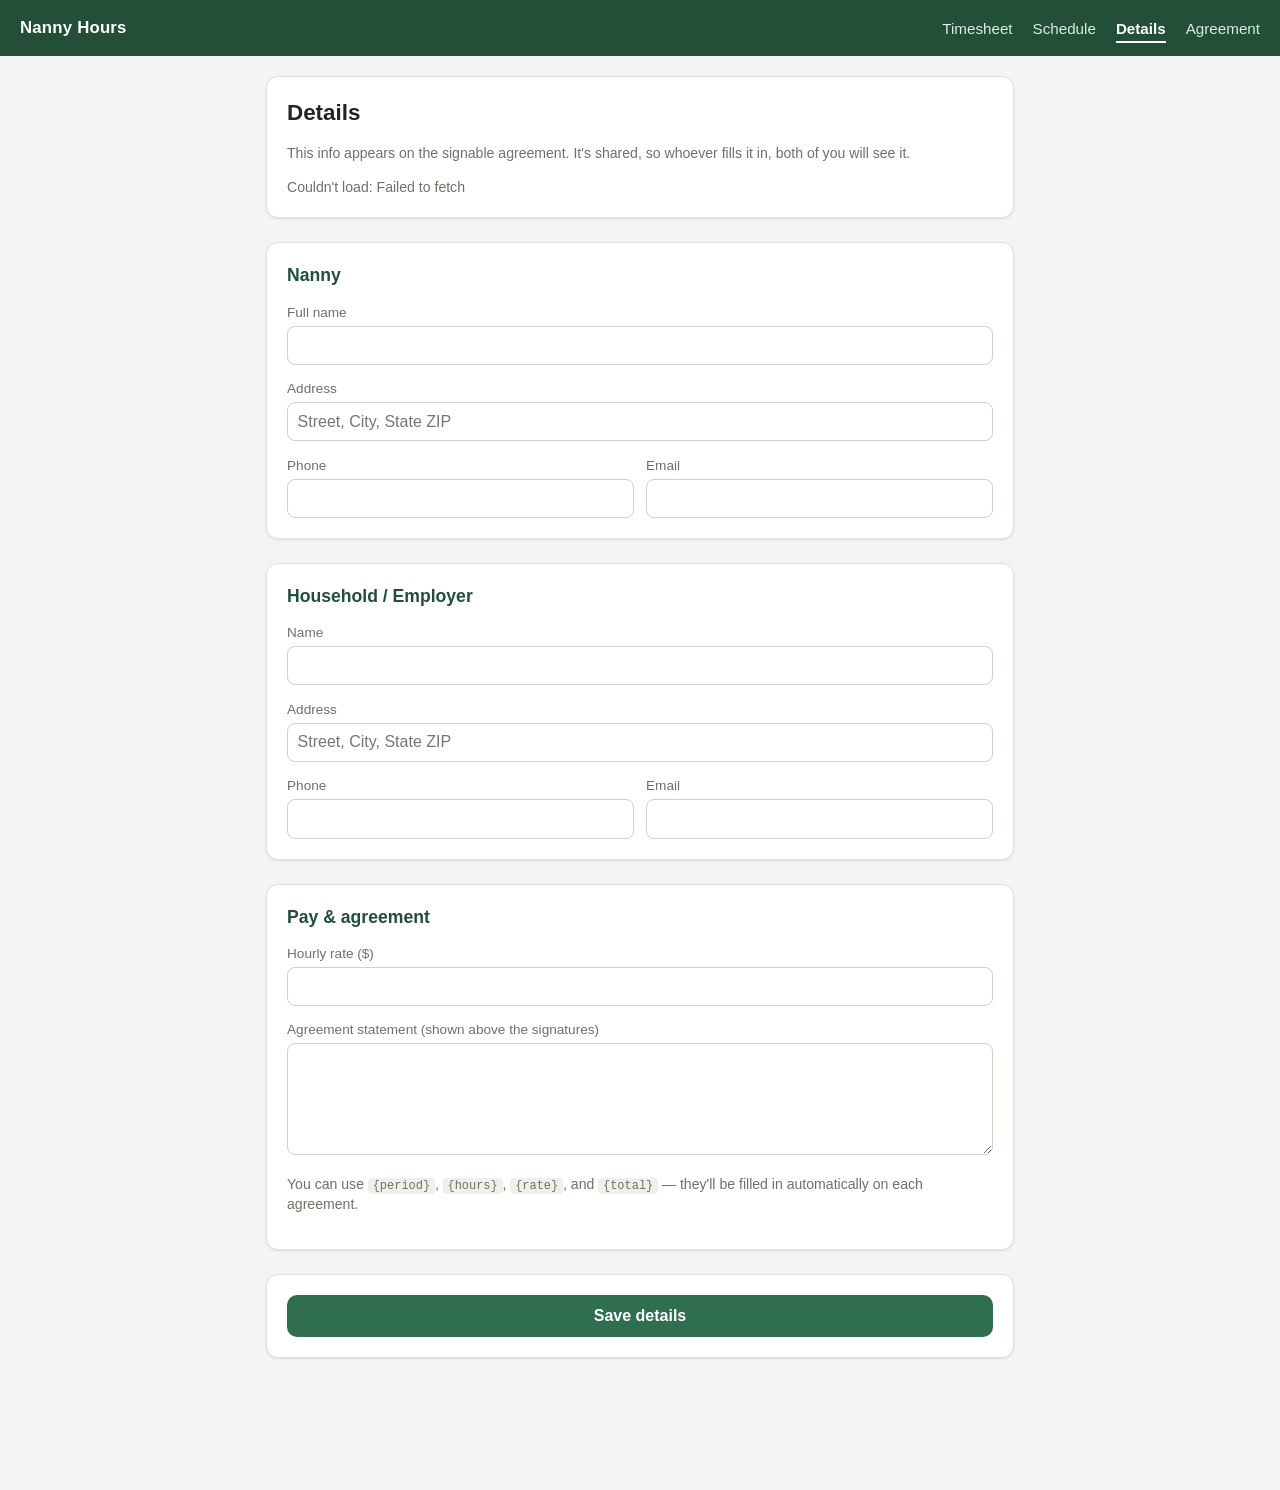
<file: details.html>
<!DOCTYPE html>
<meta charset="UTF-8" />
<meta name="viewport" content="width=device-width, initial-scale=1.0" />
<meta name="robots" content="noindex, nofollow" />
<title>Nanny Hours — Details</title>
<link rel="stylesheet" href="css/style.css?v=15" />

<nav>
  <span class="brand">Nanny Hours</span>
  <a href="timesheet.html">Timesheet</a>
  <a href="index.html">Schedule</a>
  <a href="details.html" class="active">Details</a>
  <a href="invoice.html">Agreement</a>
</nav>

<main>
  <div class="card">
    <h1>Details</h1>
    <p class="muted">This info appears on the signable agreement. It's shared, so whoever fills it in, both of you will see it.</p>
    <div id="load-status" class="muted"></div>
  </div>

  <div class="card">
    <h2>Nanny</h2>
    <label for="f-NannyName">Full name</label>
    <input type="text" id="f-NannyName" />
    <label for="f-NannyAddress">Address</label>
    <input type="text" id="f-NannyAddress" placeholder="Street, City, State ZIP" />
    <div class="row">
      <div>
        <label for="f-NannyPhone">Phone</label>
        <input type="tel" id="f-NannyPhone" />
      </div>
      <div>
        <label for="f-NannyEmail">Email</label>
        <input type="email" id="f-NannyEmail" />
      </div>
    </div>
  </div>

  <div class="card">
    <h2>Household / Employer</h2>
    <label for="f-EmployerName">Name</label>
    <input type="text" id="f-EmployerName" />
    <label for="f-EmployerAddress">Address</label>
    <input type="text" id="f-EmployerAddress" placeholder="Street, City, State ZIP" />
    <div class="row">
      <div>
        <label for="f-EmployerPhone">Phone</label>
        <input type="tel" id="f-EmployerPhone" />
      </div>
      <div>
        <label for="f-EmployerEmail">Email</label>
        <input type="email" id="f-EmployerEmail" />
      </div>
    </div>
  </div>

  <div class="card">
    <h2>Pay & agreement</h2>
    <label for="f-HourlyRate">Hourly rate ($)</label>
    <input type="number" id="f-HourlyRate" min="0" step="0.25" />
    <label for="f-AgreementText">Agreement statement (shown above the signatures)</label>
    <textarea id="f-AgreementText" rows="5"></textarea>
    <p class="muted">You can use <code>{period}</code>, <code>{hours}</code>, <code>{rate}</code>, and <code>{total}</code> — they'll be filled in automatically on each agreement.</p>
  </div>

  <div class="card no-print">
    <button id="save-details">Save details</button>
    <div id="save-status" class="status"></div>
  </div>
</main>

<script src="js/config.js?v=15"></script>
<script src="js/api.js?v=15"></script>
<script src="js/details.js?v=15"></script>
</file>
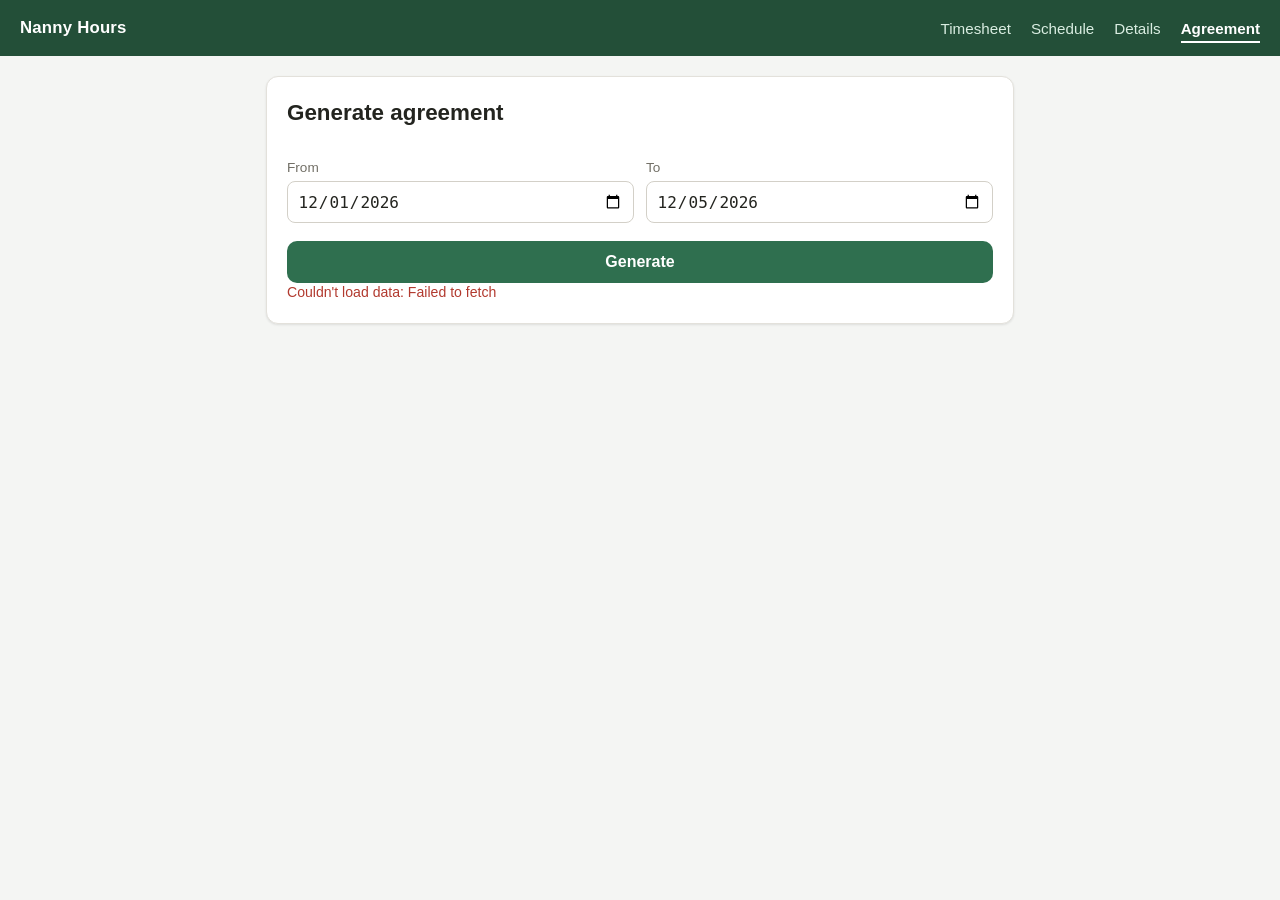
<file: invoice.html>
<!DOCTYPE html>
<meta charset="UTF-8" />
<meta name="viewport" content="width=device-width, initial-scale=1.0" />
<meta name="robots" content="noindex, nofollow" />
<title>Nanny Hours — Agreement</title>
<link rel="stylesheet" href="css/style.css?v=15" />

<nav>
  <span class="brand">Nanny Hours</span>
  <a href="timesheet.html">Timesheet</a>
  <a href="index.html">Schedule</a>
  <a href="details.html">Details</a>
  <a href="invoice.html" class="active">Agreement</a>
</nav>

<main>
  <div class="card no-print">
    <h1>Generate agreement</h1>
    <div class="row">
      <div>
        <label for="start-date">From</label>
        <input type="date" id="start-date" />
      </div>
      <div>
        <label for="end-date">To</label>
        <input type="date" id="end-date" />
      </div>
    </div>
    <button id="generate-btn">Generate</button>
    <div id="load-status" class="status"></div>
  </div>

  <div class="card" id="invoice-card" style="display: none">
    <div class="doc-title">Nanny Timesheet &amp; Pay Agreement</div>
    <div class="doc-period">Pay period: <strong id="period-range"></strong></div>

    <div class="parties">
      <div class="party">
        <h3>Nanny</h3>
        <div class="party-name" id="nanny-name"></div>
        <div class="muted" id="nanny-address"></div>
        <div class="muted" id="nanny-phone"></div>
        <div class="muted" id="nanny-email"></div>
      </div>
      <div class="party">
        <h3>Household</h3>
        <div class="party-name" id="employer-name"></div>
        <div class="muted" id="employer-address"></div>
        <div class="muted" id="employer-phone"></div>
        <div class="muted" id="employer-email"></div>
      </div>
    </div>

    <table>
      <thead>
        <tr>
          <th>Date</th>
          <th>Time</th>
          <th class="num">Hours</th>
          <th>Notes</th>
        </tr>
      </thead>
      <tbody id="invoice-body"></tbody>
    </table>

    <div class="muted totals-line">
      Total hours: <strong id="total-hours"></strong> &times; $<span id="rate"></span>/hr
    </div>
    <div class="invoice-total">Total due: $<span id="total-pay"></span></div>

    <div class="agreement" id="agreement-text"></div>

    <div class="signatures">
      <div class="sig-block">
        <div class="sig-line"></div>
        <div class="sig-label">Nanny — <span id="sig-nanny-name"></span></div>
        <div class="sig-date">Date: __________________</div>
      </div>
      <div class="sig-block">
        <div class="sig-line"></div>
        <div class="sig-label">Household — <span id="sig-employer-name"></span></div>
        <div class="sig-date">Date: __________________</div>
      </div>
    </div>

    <div class="actions no-print">
      <button class="secondary" id="print-btn">Print / Save as PDF</button>
    </div>
  </div>
</main>

<script src="js/config.js?v=15"></script>
<script src="js/api.js?v=15"></script>
<script src="js/invoice.js?v=15"></script>
</file>
<file: css/style.css>
:root {
  --accent: #2f6f4f;
  --accent-dark: #234f38;
  --accent-soft: #e8f2ec;
  --bg: #f4f5f3;
  --card-bg: #ffffff;
  --border: #e3e1db;
  --border-strong: #d3d0c8;
  --text: #23241f;
  --muted: #726f66;
  --danger: #b23a2f;
  --shadow: 0 1px 3px rgba(0, 0, 0, 0.06), 0 1px 2px rgba(0, 0, 0, 0.04);
}

* {
  box-sizing: border-box;
}

html {
  -webkit-text-size-adjust: 100%;
}

body {
  margin: 0;
  font-family: -apple-system, BlinkMacSystemFont, "Segoe UI", Roboto, Helvetica, Arial, sans-serif;
  background: var(--bg);
  color: var(--text);
  padding-bottom: calc(5.5rem + env(safe-area-inset-bottom, 0px));
  line-height: 1.4;
}

/* ---------- top nav ---------- */
nav {
  display: flex;
  align-items: center;
  gap: 1.25rem;
  padding: 0.85rem 1.25rem;
  background: var(--accent-dark);
  color: #fff;
  position: sticky;
  top: 0;
  z-index: 20;
}
nav .brand {
  font-weight: 700;
  font-size: 1.05rem;
  margin-right: auto;
  letter-spacing: 0.2px;
}
nav a {
  color: #d9ede1;
  text-decoration: none;
  font-size: 0.95rem;
  padding: 0.25rem 0;
}
nav a.active {
  color: #fff;
  font-weight: 600;
  box-shadow: inset 0 -2px 0 #fff;
}

main {
  max-width: 780px;
  margin: 0 auto;
  padding: 1.25rem 1rem;
}

/* ---------- week bar ---------- */
.week-bar {
  display: flex;
  align-items: center;
  gap: 0.6rem;
  margin-bottom: 1.1rem;
}
.week-label {
  font-size: 1.15rem;
  font-weight: 700;
  flex: 1;
  text-align: center;
}
.week-nav {
  width: 40px;
  height: 40px;
  padding: 0;
  font-size: 1.4rem;
  line-height: 1;
  border: 1px solid var(--border-strong);
  background: var(--card-bg);
  color: var(--accent-dark);
  border-radius: 10px;
  cursor: pointer;
}
.week-nav:hover {
  background: var(--accent-soft);
}
.today-btn {
  padding: 0.5rem 0.85rem;
  font-size: 0.85rem;
  font-weight: 600;
  border: 1px solid var(--border-strong);
  background: var(--card-bg);
  color: var(--accent-dark);
  border-radius: 10px;
  cursor: pointer;
  white-space: nowrap;
}
.today-btn:hover {
  background: var(--accent-soft);
}

/* ---------- day cards ---------- */
.day-card {
  background: var(--card-bg);
  border: 1px solid var(--border);
  border-radius: 12px;
  box-shadow: var(--shadow);
  margin-bottom: 0.85rem;
  overflow: hidden;
}
.day-card.is-today {
  border-color: var(--accent);
  box-shadow: 0 0 0 1px var(--accent), var(--shadow);
}
.day-head {
  display: flex;
  align-items: center;
  justify-content: space-between;
  padding: 0.6rem 0.9rem;
  background: #fbfbfa;
  border-bottom: 1px solid var(--border);
}
.day-name {
  display: flex;
  align-items: baseline;
  gap: 0.5rem;
}
.dow {
  font-weight: 700;
  font-size: 0.95rem;
  color: var(--accent-dark);
}
.day-date {
  color: var(--muted);
  font-size: 0.9rem;
}
.day-total {
  font-size: 0.9rem;
  color: var(--muted);
}
.day-total span {
  font-weight: 700;
  color: var(--text);
}

.day-body {
  padding: 0.5rem 0.9rem 0.75rem;
}

/* ---------- copy-last-week banner ---------- */
.copy-banner {
  display: block;
  width: 100%;
  margin-bottom: 0.85rem;
  padding: 0.7rem 0.9rem;
  font-size: 0.9rem;
  font-weight: 600;
  color: var(--accent-dark);
  background: var(--accent-soft);
  border: 1px solid var(--accent);
  border-radius: 10px;
  cursor: pointer;
  text-align: center;
}
.copy-banner:hover {
  background: #dcebe1;
}

/* ---------- shift rows ---------- */
.shift-row {
  display: flex;
  flex-wrap: wrap;
  align-items: flex-end;
  gap: 0.7rem;
  padding: 0.65rem 0;
  border-bottom: 1px dashed var(--border);
}
.shift-row:last-of-type {
  border-bottom: none;
}
.shift-row.invalid input,
.shift-row.invalid select {
  border-color: var(--danger);
}
.times {
  display: flex;
  align-items: flex-end;
  gap: 0.5rem;
}
.times .dash {
  padding-bottom: 0.6rem;
  color: var(--muted);
  font-size: 1.1rem;
}
.fld {
  display: flex;
  flex-direction: column;
  gap: 0.25rem;
}
.fld > span {
  font-size: 0.7rem;
  text-transform: uppercase;
  letter-spacing: 0.4px;
  color: var(--muted);
  font-weight: 600;
}
.fld input,
.fld select {
  padding: 0.55rem 0.55rem;
  font-size: 1rem;
  border: 1px solid var(--border-strong);
  border-radius: 8px;
  background: #fff;
  color: var(--text);
  min-height: 44px;
}
.fld input:focus,
.fld select:focus {
  outline: none;
  border-color: var(--accent);
  box-shadow: 0 0 0 3px var(--accent-soft);
}
.fld.brk select {
  width: 92px;
}
.fld.notes {
  flex: 1 1 140px;
  min-width: 120px;
}
.fld.notes input {
  width: 100%;
}
.row-hours {
  margin-left: auto;
  padding-bottom: 0.65rem;
  white-space: nowrap;
  font-weight: 700;
  font-size: 1.05rem;
  color: var(--text);
  min-width: 4.5rem;
  text-align: right;
}
.row-actions {
  display: flex;
  gap: 0.35rem;
  padding-bottom: 0.45rem;
}
.icon-btn {
  width: 40px;
  height: 40px;
  padding: 0;
  border: 1px solid var(--border-strong);
  background: #fff;
  color: var(--muted);
  border-radius: 8px;
  cursor: pointer;
  font-size: 1rem;
}
.icon-btn.dup:hover {
  border-color: var(--accent);
  color: var(--accent-dark);
  background: var(--accent-soft);
}
.icon-btn.remove:hover {
  border-color: var(--danger);
  color: var(--danger);
}
.row-warn {
  flex-basis: 100%;
  font-size: 0.8rem;
  color: var(--danger);
  margin-top: 0.1rem;
}
.add-shift {
  margin-top: 0.6rem;
  padding: 0.5rem 0.8rem;
  font-size: 0.88rem;
  font-weight: 600;
  color: var(--accent-dark);
  background: none;
  border: 1px dashed var(--border-strong);
  border-radius: 8px;
  cursor: pointer;
}
.add-shift:hover {
  background: var(--accent-soft);
  border-color: var(--accent);
}
.wt-decimal {
  color: var(--muted);
  font-size: 0.85rem;
  margin-left: 0.25rem;
}

/* ---------- sticky save bar ---------- */
.savebar {
  position: fixed;
  bottom: 0;
  left: 0;
  right: 0;
  z-index: 15;
  display: flex;
  align-items: center;
  justify-content: space-between;
  gap: 1rem;
  padding: 0.75rem 1.1rem;
  padding-bottom: calc(0.75rem + env(safe-area-inset-bottom, 0px));
  background: rgba(255, 255, 255, 0.97);
  border-top: 1px solid var(--border-strong);
  box-shadow: 0 -2px 8px rgba(0, 0, 0, 0.05);
}
.week-total-wrap {
  font-size: 0.95rem;
  color: var(--muted);
}
.week-total-wrap strong {
  font-size: 1.3rem;
  color: var(--text);
  margin: 0 0.15rem;
}
.savebar-right {
  display: flex;
  align-items: center;
  gap: 0.9rem;
}

/* ---------- buttons ---------- */
button {
  font-family: inherit;
}
#save-week {
  padding: 0.7rem 1.4rem;
  font-size: 1rem;
  font-weight: 700;
  color: #fff;
  background: var(--accent);
  border: none;
  border-radius: 10px;
  cursor: pointer;
}
#save-week:hover {
  background: var(--accent-dark);
}
#save-week:disabled {
  opacity: 0.6;
  cursor: default;
}

/* ---------- status text ---------- */
.status {
  font-size: 0.88rem;
}
.status.error {
  color: var(--danger);
}
.status.success {
  color: var(--accent-dark);
  font-weight: 600;
}
.muted {
  color: var(--muted);
  font-size: 0.88rem;
}

/* ---------- invoice page ---------- */
.card {
  background: var(--card-bg);
  border: 1px solid var(--border);
  border-radius: 12px;
  box-shadow: var(--shadow);
  padding: 1.25rem;
  margin-bottom: 1.5rem;
}
h1 {
  font-size: 1.4rem;
  margin-top: 0;
}
h2 {
  font-size: 1.1rem;
  color: var(--accent-dark);
  margin-top: 0;
}
.card label {
  display: block;
  font-size: 0.85rem;
  color: var(--muted);
  margin: 0.9rem 0 0.25rem;
}
.card input,
.card select {
  width: 100%;
  padding: 0.6rem;
  font-size: 1rem;
  border: 1px solid var(--border-strong);
  border-radius: 8px;
  background: #fff;
  color: var(--text);
}
.row {
  display: flex;
  gap: 0.75rem;
}
.row > div {
  flex: 1;
}
#generate-btn,
#print-btn {
  margin-top: 1.1rem;
}
#generate-btn {
  width: 100%;
  padding: 0.75rem;
  font-size: 1rem;
  font-weight: 700;
  color: #fff;
  background: var(--accent);
  border: none;
  border-radius: 10px;
  cursor: pointer;
}
#generate-btn:hover {
  background: var(--accent-dark);
}
button.secondary {
  background: none;
  color: var(--accent-dark);
  border: 1px solid var(--accent);
  border-radius: 8px;
  padding: 0.5rem 0.9rem;
  font-size: 0.9rem;
  font-weight: 600;
  cursor: pointer;
}
table {
  width: 100%;
  border-collapse: collapse;
  margin-top: 0.75rem;
  font-size: 0.9rem;
}
th, td {
  text-align: left;
  padding: 0.5rem 0.4rem;
  border-bottom: 1px solid var(--border);
}
th {
  color: var(--muted);
  font-weight: 600;
  font-size: 0.78rem;
  text-transform: uppercase;
  letter-spacing: 0.3px;
}
td.num, th.num {
  text-align: right;
}
.invoice-header {
  display: flex;
  justify-content: space-between;
  align-items: flex-start;
  flex-wrap: wrap;
  gap: 1rem;
}
.invoice-total {
  text-align: right;
  font-size: 1.3rem;
  font-weight: 700;
  margin-top: 1rem;
  color: var(--accent-dark);
}
.actions {
  display: flex;
  gap: 0.75rem;
  margin-top: 1rem;
}
.load-status {
  margin-top: 0.75rem;
}

@media print {
  nav, .no-print, .savebar {
    display: none !important;
  }
  body {
    background: #fff;
    padding-bottom: 0;
  }
  .card {
    border: none;
    box-shadow: none;
    padding: 0;
  }
}

/* ---------- small screens ---------- */
@media (max-width: 600px) {
  /* nav: brand on its own line so 4 links + brand never overflow at 375px */
  nav {
    flex-wrap: wrap;
    gap: 0.15rem 1.1rem;
    padding: 0.55rem 1rem 0.45rem;
  }
  nav .brand {
    flex-basis: 100%;
    font-size: 1rem;
  }
  nav a {
    padding: 0.35rem 0; /* taller tap target */
  }

  .week-label {
    font-size: 1.05rem;
  }

  /* sticky savebar: keep total + button on one line without overflow */
  .savebar {
    gap: 0.6rem;
    padding-left: 0.9rem;
    padding-right: 0.9rem;
  }
  .week-total-wrap {
    font-size: 0.9rem;
  }
  .week-total-wrap strong {
    font-size: 1.2rem;
  }
  .sel-indicator {
    font-size: 0.85rem;
    min-width: 0;
    overflow: hidden;
    text-overflow: ellipsis;
    white-space: nowrap;
  }
  .savebar-right {
    flex-shrink: 0;
    gap: 0.6rem;
  }
  #save-week, #save-cal {
    padding: 0.7rem 1.1rem;
  }

  /* comfortable tap targets (~40px) */
  .today-btn,
  button.secondary,
  .view-toggle button {
    min-height: 40px;
  }
  .add-shift {
    min-height: 40px;
    padding: 0.55rem 0.9rem;
    font-size: 0.92rem;
  }
  /* legend: one swipeable row instead of a tall wall of chips */
  .legend {
    flex-wrap: nowrap;
    overflow-x: auto;
    -webkit-overflow-scrolling: touch;
    scrollbar-width: none;
    margin-left: -1rem;
    margin-right: -1rem;
    padding: 2px 1rem 4px; /* room for the active chip's focus ring */
  }
  .legend::-webkit-scrollbar {
    display: none;
  }
  .legend-chip {
    flex: 0 0 auto;
    white-space: nowrap;
    min-height: 40px;
    padding: 0.45rem 0.7rem;
    font-size: 0.82rem;
  }

  /* iOS Safari zooms the page on focus if a control is under 16px */
  .lunch-input {
    font-size: 16px;
    min-height: 40px;
    padding: 0.45rem 0.4rem;
  }

  /* details + agreement forms: stack side-by-side fields */
  .row {
    flex-direction: column;
    gap: 0;
  }

  /* agreement line-item table: tighter cells so it fits without pushing the page */
  th, td {
    padding: 0.45rem 0.3rem;
  }

  .times {
    flex: 1 1 100%;
    order: 1;
  }
  .times .fld {
    flex: 1;
  }
  .times input[type="time"] {
    width: 100%;
  }
  .fld.brk {
    order: 2;
  }
  .fld.brk select {
    width: 110px;
  }
  .fld.notes {
    flex: 1 1 100%;
    order: 3;
  }
  .row-hours {
    order: 4;
    margin-left: 0;
    padding-bottom: 0;
    text-align: left;
    align-self: center;
  }
  .row-actions {
    order: 5;
    margin-left: auto;
    padding-bottom: 0;
  }
  .row-warn {
    order: 6;
  }
}

/* ---------- PIN unlock modal ---------- */
.pin-overlay {
  position: fixed;
  inset: 0;
  z-index: 100;
  background: rgba(20, 25, 22, 0.55);
  display: flex;
  align-items: center;
  justify-content: center;
  padding: 1rem;
}
.pin-modal {
  background: #fff;
  border-radius: 14px;
  box-shadow: 0 10px 40px rgba(0, 0, 0, 0.25);
  padding: 1.5rem;
  width: 100%;
  max-width: 340px;
  text-align: center;
}
.pin-modal h2 {
  margin: 0 0 0.4rem;
}
.pin-input {
  width: 100%;
  margin-top: 0.9rem;
  padding: 0.7rem;
  font-size: 1.3rem;
  text-align: center;
  letter-spacing: 0.3em;
  border: 1px solid var(--border-strong);
  border-radius: 10px;
}
.pin-input:focus {
  outline: none;
  border-color: var(--accent);
  box-shadow: 0 0 0 3px var(--accent-soft);
}
.pin-unlock {
  width: 100%;
  margin-top: 0.9rem;
  padding: 0.7rem;
  font-size: 1rem;
  font-weight: 700;
  color: #fff;
  background: var(--accent);
  border: none;
  border-radius: 10px;
  cursor: pointer;
}
.pin-unlock:hover {
  background: var(--accent-dark);
}

/* ---------- details form ---------- */
.card textarea {
  width: 100%;
  padding: 0.6rem;
  font-size: 1rem;
  font-family: inherit;
  border: 1px solid var(--border-strong);
  border-radius: 8px;
  background: #fff;
  color: var(--text);
  resize: vertical;
}
.card textarea:focus,
.card input:focus,
.card select:focus {
  outline: none;
  border-color: var(--accent);
  box-shadow: 0 0 0 3px var(--accent-soft);
}
#save-details {
  width: 100%;
  padding: 0.75rem;
  font-size: 1rem;
  font-weight: 700;
  color: #fff;
  background: var(--accent);
  border: none;
  border-radius: 10px;
  cursor: pointer;
}
#save-details:hover {
  background: var(--accent-dark);
}
#save-details:disabled {
  opacity: 0.6;
}
.card code {
  background: #f0efe9;
  padding: 0.05rem 0.3rem;
  border-radius: 4px;
  font-size: 0.85em;
}

/* ---------- signable agreement doc ---------- */
.doc-title {
  font-size: 1.35rem;
  font-weight: 700;
  color: var(--accent-dark);
}
.doc-period {
  color: var(--muted);
  margin-top: 0.2rem;
  margin-bottom: 1rem;
}
.doc-period strong {
  color: var(--text);
}
.parties {
  display: flex;
  flex-wrap: wrap;
  gap: 1.25rem;
  padding: 1rem 0;
  border-top: 1px solid var(--border);
  border-bottom: 1px solid var(--border);
  margin-bottom: 1rem;
}
.party {
  flex: 1 1 220px;
}
.party h3 {
  margin: 0 0 0.35rem;
  font-size: 0.72rem;
  text-transform: uppercase;
  letter-spacing: 0.5px;
  color: var(--muted);
}
.party-name {
  font-weight: 700;
  font-size: 1.05rem;
  margin-bottom: 0.15rem;
}
.party .muted {
  line-height: 1.5;
}
.totals-line {
  margin-top: 0.9rem;
}
.agreement {
  margin-top: 1.4rem;
  padding-top: 1rem;
  border-top: 1px solid var(--border);
  font-size: 0.92rem;
  line-height: 1.6;
  color: var(--text);
}
.signatures {
  display: flex;
  flex-wrap: wrap;
  gap: 2rem;
  margin-top: 2.5rem;
}
.sig-block {
  flex: 1 1 240px;
}
.sig-line {
  border-bottom: 1.5px solid var(--text);
  height: 2.4rem;
}
.sig-label {
  margin-top: 0.35rem;
  font-weight: 600;
  font-size: 0.9rem;
}
.sig-date {
  margin-top: 0.5rem;
  color: var(--muted);
  font-size: 0.88rem;
}

@media print {
  .parties, .agreement, .signatures, .sig-block, tr {
    break-inside: avoid;
  }
  .doc-title {
    font-size: 1.5rem;
  }
}

/* ---------- schedule / calendar ---------- */
.cal-head h1 { margin-bottom: 0.25rem; }
.legend {
  display: flex;
  flex-wrap: wrap;
  gap: 0.3rem;
  margin: 0 0 0.6rem;
}
.legend-chip {
  display: inline-flex;
  align-items: center;
  gap: 0.35rem;
  padding: 0.28rem 0.55rem;
  font-size: 0.78rem;
  font-weight: 600;
  color: var(--text);
  background: var(--card-bg);
  border: 1px solid var(--border-strong);
  border-radius: 999px;
  cursor: pointer;
}
.legend-chip.active {
  border-color: var(--accent-dark);
  background: var(--accent-soft);
  box-shadow: 0 0 0 2px var(--accent-soft);
}
.legend-chip .swatch {
  width: 12px;
  height: 12px;
  border-radius: 4px;
  display: inline-block;
}
.legend-chip .erase-swatch {
  background: repeating-linear-gradient(45deg, #fff, #fff 3px, #ddd 3px, #ddd 6px);
  border: 1px solid var(--border-strong);
}
.cal-actions {
  display: flex;
  align-items: center;
  flex-wrap: wrap;
  gap: 0.5rem;
  margin-bottom: 0.6rem;
}

/* ---------- "More" actions menu ---------- */
.more-menu {
  position: relative;
}
.more-menu summary {
  list-style: none;
  display: inline-flex;
  align-items: center;
  gap: 0.3rem;
  padding: 0.45rem 0.8rem;
  font-size: 0.88rem;
  font-weight: 600;
  color: var(--accent-dark);
  background: var(--card-bg);
  border: 1px solid var(--border-strong);
  border-radius: 8px;
  cursor: pointer;
  user-select: none;
  white-space: nowrap;
}
.more-menu summary::-webkit-details-marker {
  display: none;
}
.more-menu summary:hover,
.more-menu[open] summary {
  background: var(--accent-soft);
  border-color: var(--accent);
}
.more-panel {
  position: absolute;
  right: 0;
  top: calc(100% + 6px);
  z-index: 10;
  display: flex;
  flex-direction: column;
  gap: 0.15rem;
  min-width: 215px;
  padding: 0.4rem;
  background: var(--card-bg);
  border: 1px solid var(--border);
  border-radius: 12px;
  box-shadow: 0 6px 24px rgba(0, 0, 0, 0.12);
}
.more-panel button.secondary {
  width: 100%;
  text-align: left;
  border: none;
  border-radius: 8px;
  padding: 0.55rem 0.7rem;
}
.more-panel button.secondary:hover {
  background: var(--accent-soft);
}
.cal-scroll {
  /* single horizontal scroller so the lunch row stays aligned under the day
     columns of the schedule grid when scrolled on narrow screens */
  overflow-x: auto;
}
.cal-scroll > .cal-wrap,
.cal-scroll > .lunch-wrap {
  min-width: 460px; /* matches table.cal min-width */
}
.cal-wrap {
  border: 1px solid var(--border);
  border-radius: 12px;
  background: var(--card-bg);
  box-shadow: var(--shadow);
}
table.cal {
  border-collapse: collapse;
  width: 100%;
  min-width: 460px;
  table-layout: fixed;
  user-select: none;
}
table.cal th {
  padding: 0.5rem 0.2rem;
  font-size: 0.8rem;
  color: var(--accent-dark);
  background: #fbfbfa;
  border-bottom: 1px solid var(--border-strong);
  position: sticky;
  top: 0;
  z-index: 2;
}
table.cal th.time-col { width: 68px; }
table.cal .time-label {
  width: 68px;
  font-size: 0.72rem;
  color: var(--muted);
  text-align: right;
  padding: 0 0.5rem;
  white-space: nowrap;
  vertical-align: top;
}
table.cal td.slot {
  height: 30px;
  border-left: 1px solid var(--border);
  border-bottom: 1px solid #f0efe9;
  cursor: pointer;
  touch-action: none;
  overflow: hidden;
  vertical-align: top;
}
table.cal tr.hour-start td {
  border-top: 1px solid var(--border-strong);
}
table.cal td.slot.filled { border-bottom-color: rgba(255,255,255,0.25); }
.slot-label {
  display: block;
  font-size: 0.68rem;
  font-weight: 600;
  color: #fff;
  padding: 1px 4px;
  line-height: 1.2;
  white-space: nowrap;
  text-overflow: ellipsis;
  overflow: hidden;
}
/* ---------- lunch row ---------- */
.lunch-wrap {
  margin-top: 0.6rem;
  border: 1px solid var(--border);
  border-radius: 12px;
  background: var(--card-bg);
  box-shadow: var(--shadow);
  padding: 0.5rem 0.6rem 0.65rem;
}
.lunch-label {
  font-size: 0.78rem;
  font-weight: 700;
  color: var(--accent-dark);
  margin: 0 0 0.35rem 0;
  text-transform: uppercase;
  letter-spacing: 0.03em;
}
.lunch-row {
  display: grid;
  grid-template-columns: 68px repeat(5, 1fr);
  gap: 0.35rem;
}
.lunch-cell { min-width: 0; }
.lunch-input {
  width: 100%;
  box-sizing: border-box;
  padding: 0.4rem 0.45rem;
  font-size: 0.82rem;
  border: 1px solid var(--border-strong);
  border-radius: 8px;
  background: #fff;
}
.lunch-input:focus {
  outline: none;
  border-color: var(--accent);
}
.post-school-notice {
  margin-top: 0.6rem;
  font-size: 0.85rem;
  padding: 0.5rem 0.7rem;
  border-radius: 8px;
  background: var(--accent-soft, #eee9df);
  color: var(--accent-dark);
}
.sel-indicator {
  font-size: 0.95rem;
  color: var(--muted);
}
.sel-indicator strong { color: var(--text); }
#save-cal {
  padding: 0.7rem 1.4rem;
  font-size: 1rem;
  font-weight: 700;
  color: #fff;
  background: var(--accent);
  border: none;
  border-radius: 10px;
  cursor: pointer;
}
#save-cal:hover { background: var(--accent-dark); }
#save-cal:disabled { opacity: 0.6; }

/* ---------- schedule view / edit mode ----------
   body.mode-view (default): calm read-only page — no palette, no More menu,
   no paint affordances; the savebar holds a single "Edit week" button.
   body.mode-edit: today's full editing experience. */
body.mode-view .legend,
body.mode-view .more-menu,
body.mode-view .sel-indicator,
body.mode-view .savebar-right {
  display: none;
}
body.mode-view table.cal td.slot {
  cursor: default;
  touch-action: auto; /* restore normal scrolling over the grid */
}
#edit-week {
  flex: 1;
  max-width: 420px;
  margin: 0 auto;
  padding: 0.7rem 1.4rem;
  font-size: 1rem;
  font-weight: 700;
  color: #fff;
  background: var(--accent);
  border: none;
  border-radius: 10px;
  cursor: pointer;
}
#edit-week:hover { background: var(--accent-dark); }
body.mode-edit #edit-week { display: none; }
#done-edit { min-height: 40px; }
.lunch-cell-view {
  display: flex;
  align-items: center;
  min-height: 40px;
  padding: 0.4rem 0.45rem;
  font-size: 0.82rem;
  color: var(--text);
  background: #fbfbfa;
  border: 1px solid var(--border);
  border-radius: 8px;
  overflow-wrap: anywhere;
}
.lunch-cell-view.empty { color: var(--muted); }

@media print {
  .legend { margin-top: 0; }
  .cal-scroll { overflow: visible; }
  .cal-scroll > .cal-wrap,
  .cal-scroll > .lunch-wrap { min-width: 0; }
  .cal-wrap { border: none; box-shadow: none; overflow: visible; }
  table.cal { min-width: 0; }
  table.cal td.slot { border-left: 1px solid #ccc; }
}

/* ---------- schedule toolbar / week+month nav ---------- */
.cal-toolbar {
  display: flex;
  align-items: center;
  justify-content: space-between;
  flex-wrap: wrap;
  gap: 0.5rem;
  margin-bottom: 0.6rem;
}
.view-toggle {
  display: inline-flex;
  border: 1px solid var(--border-strong);
  border-radius: 10px;
  overflow: hidden;
}
.view-toggle button {
  padding: 0.5rem 0.9rem;
  font-size: 0.9rem;
  font-weight: 600;
  border: none;
  background: var(--card-bg);
  color: var(--accent-dark);
  cursor: pointer;
}
.view-toggle button.active {
  background: var(--accent);
  color: #fff;
}
.nav-group {
  display: flex;
  align-items: center;
  gap: 0.5rem;
}
.cal-nav-label {
  min-width: 9.5rem;
  text-align: center;
  font-weight: 700;
  font-size: 1.02rem;
}
.week-nav:disabled {
  opacity: 0.35;
  cursor: default;
}
.th-date {
  color: var(--muted);
  font-weight: 500;
  font-size: 0.78rem;
}
.week-badge {
  font-size: 0.78rem;
  font-weight: 600;
  padding: 0.25rem 0.55rem;
  border-radius: 999px;
  background: #eee9df;
  color: var(--muted);
  margin-right: auto;
}
.week-badge.custom {
  background: var(--accent-soft);
  color: var(--accent-dark);
}

/* ---------- month view ---------- */
.month-wrap {
  border: 1px solid var(--border);
  border-radius: 12px;
  background: var(--card-bg);
  box-shadow: var(--shadow);
  padding: 0.5rem;
  overflow-x: auto;
}
.month-head, .month-row {
  display: grid;
  grid-template-columns: repeat(5, 1fr);
  gap: 4px;
  min-width: 360px;
}
.month-head { margin-bottom: 4px; }
.month-head-cell {
  text-align: center;
  font-size: 0.78rem;
  font-weight: 700;
  color: var(--accent-dark);
  padding: 0.2rem 0;
}
.month-row { margin-bottom: 4px; }
.month-day {
  border: 1px solid var(--border);
  border-radius: 8px;
  padding: 4px;
  cursor: pointer;
  background: #fff;
}
.month-day:hover { border-color: var(--accent); }
.month-day.other-month { opacity: 0.4; }
.month-day.md-custom { box-shadow: inset 0 0 0 2px var(--accent-soft); }
.month-day.md-beyond {
  cursor: default;
  background: repeating-linear-gradient(45deg, #fafafa, #fafafa 5px, #f0f0f0 5px, #f0f0f0 10px);
}
.month-day.md-beyond:hover { border-color: var(--border); }
.md-date {
  font-size: 0.78rem;
  font-weight: 700;
  color: var(--text);
  margin-bottom: 3px;
}
.md-strip {
  display: flex;
  flex-direction: column;
  height: 120px;
  border-radius: 4px;
  overflow: hidden;
  background: #f4f3ee;
}
.md-seg { flex: 1 1 0; }

@media (max-width: 600px) {
  .cal-nav-label { min-width: 0; flex: 1; font-size: 0.92rem; }
  /* toolbar: toggle row + nav row, both tight */
  .nav-group { flex: 1 1 100%; }
  .view-toggle button { padding: 0.45rem 0.8rem; font-size: 0.85rem; }
  .more-panel { min-width: 200px; }
  .md-strip { height: 84px; }
  /* month grid fits a 375px screen without internal scroll; cells stay tappable */
  .month-head, .month-row { min-width: 0; }
  /* slightly taller paint slots for finger precision */
  table.cal td.slot { height: 34px; }
}
</file>
